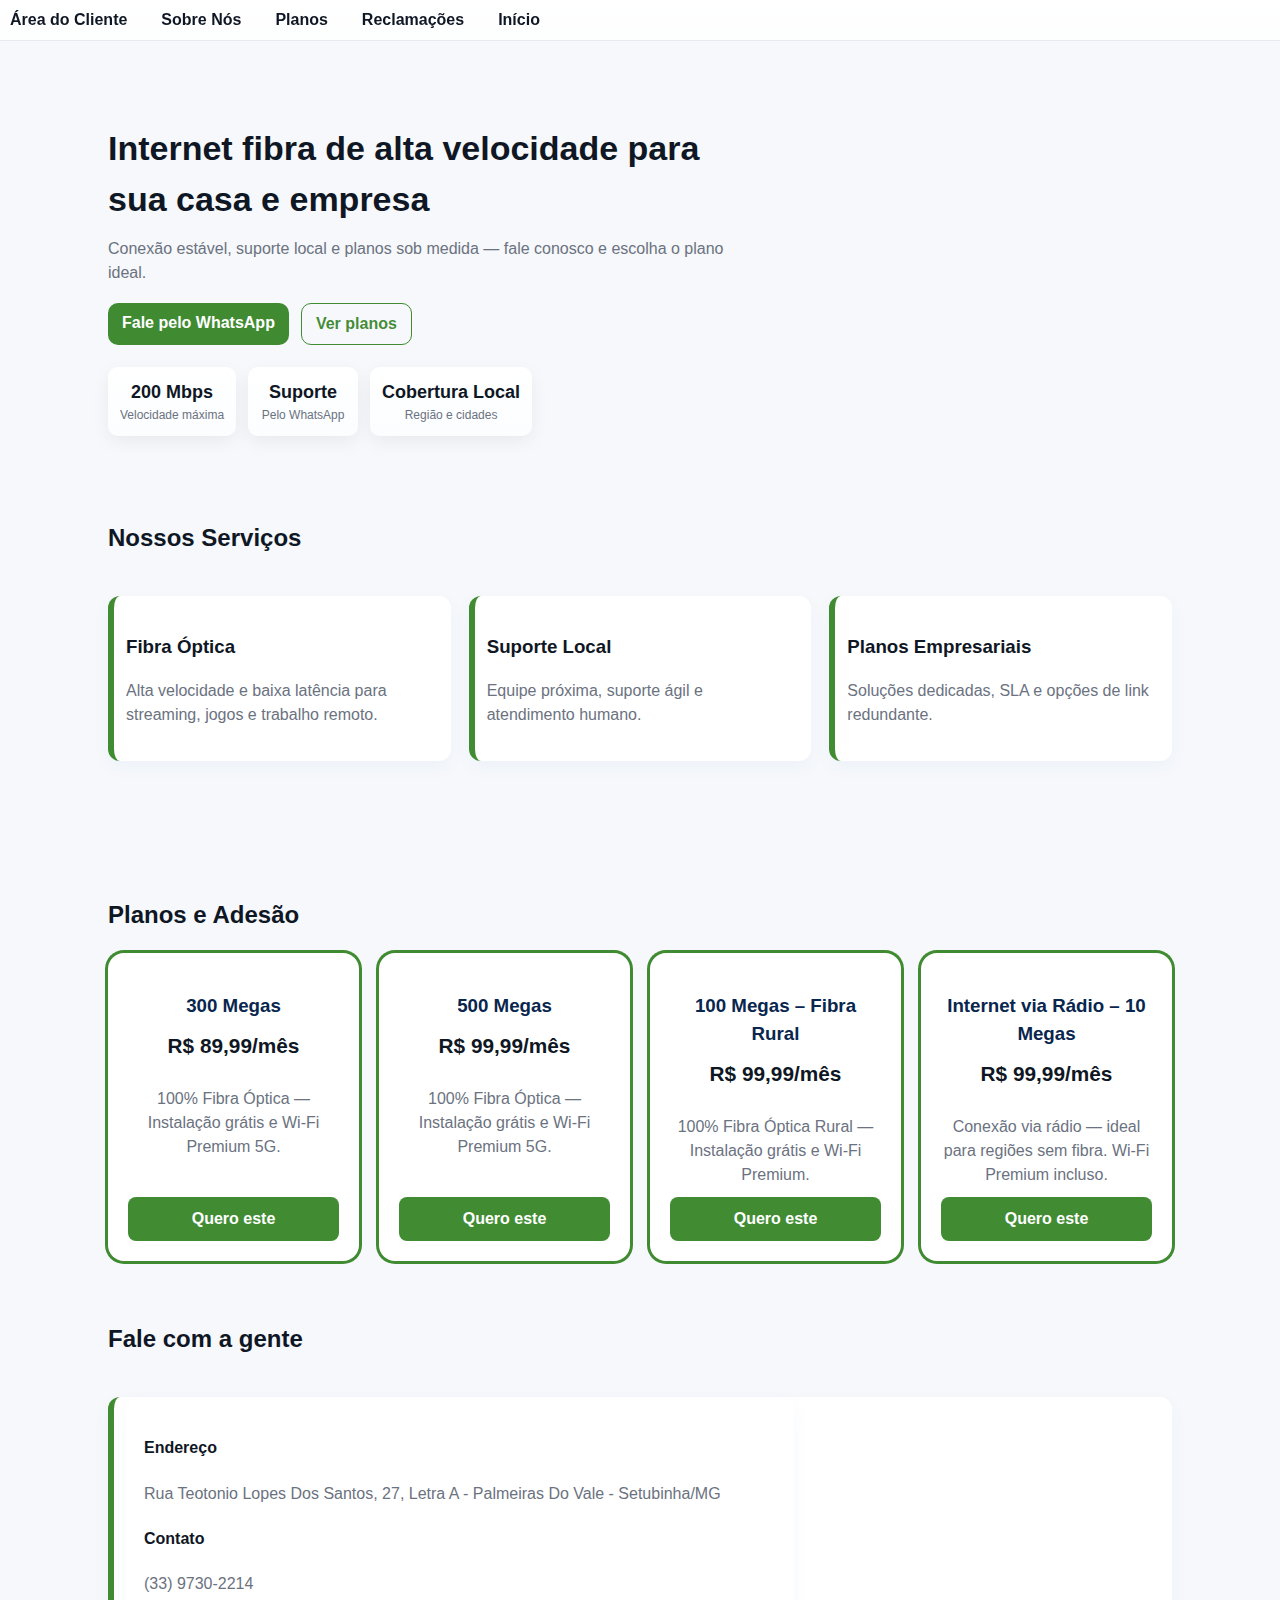
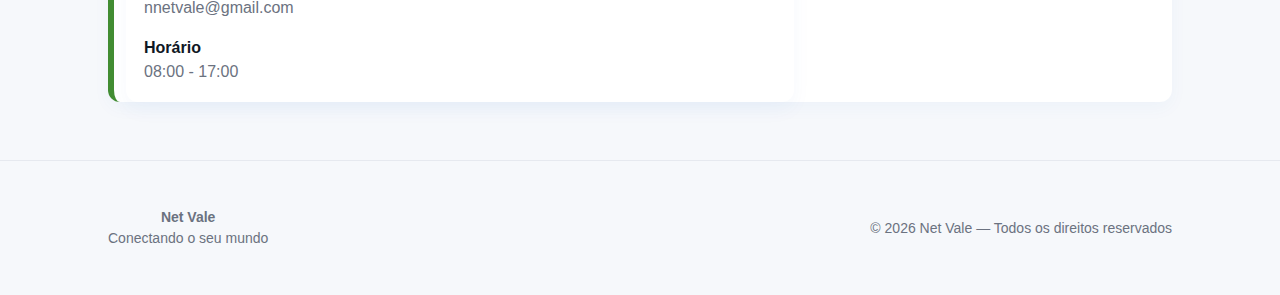
<file: funcionalidades/index.html>
<!doctype html>
<html lang="pt-BR">
  <head>
    <meta charset="utf-8" />
    <meta name="viewport" content="width=device-width,initial-scale=1" />
    <title>Net Vale — Internet e Conectividade</title>
    <link rel="stylesheet" href="../css/style.css" />
  </head>
  <body>
    <header>
      <div class="nav-links" role="navigation" aria-label="links principais">
        <a href="AreaDoCliente.html">Área do Cliente</a>
        <a href="SobreNos.html">Sobre Nós</a>
        <a href="PlanosEAdesao.html">Planos</a>
        <a class="active" href="Reclamaçoes.html">Reclamações</a>
        <a href="index.html">Início</a>
      </div>
    </header>

    <main class="container">
      <section class="hero" id="topo">
        <div class="hero-left">
          <h1>Internet fibra de alta velocidade para sua casa e empresa</h1>
          <p>
            Conexão estável, suporte local e planos sob medida — fale conosco e
            escolha o plano ideal.
          </p>

          <div class="hero-cta">
            <a
              class="cta"
              href="https://wa.me/3398347286?text=Quero%20contratar"
              >Fale pelo WhatsApp</a
            >
            <a class="cta secondary" href="#planos">Ver planos</a>
          </div>

          <div class="cards" aria-hidden="true">
            <div class="stat">
              <div style="font-size: 18px; font-weight: 800">200 Mbps</div>
              <div style="font-size: 12px; color: var(--muted)">
                Velocidade máxima
              </div>
            </div>
            <div class="stat">
              <div style="font-size: 18px; font-weight: 800">Suporte</div>
              <div style="font-size: 12px; color: var(--muted)">
                Pelo WhatsApp
              </div>
            </div>
            <div class="stat">
              <div style="font-size: 18px; font-weight: 800">
                Cobertura Local
              </div>
              <div style="font-size: 12px; color: var(--muted)">
                Região e cidades
              </div>
            </div>
          </div>
        </div>
      </section>

      <section id="servicos" aria-labelledby="servicosTitle">
        <h2 id="servicosTitle">Nossos Serviços</h2>
        <div class="features" role="list">
          <div class="feature" role="listitem">
            <h3>Fibra Óptica</h3>
            <p style="color: var(--muted)">
              Alta velocidade e baixa latência para streaming, jogos e trabalho
              remoto.
            </p>
          </div>
          <div class="feature" role="listitem">
            <h3>Suporte Local</h3>
            <p style="color: var(--muted)">
              Equipe próxima, suporte ágil e atendimento humano.
            </p>
          </div>
          <div class="feature" role="listitem">
            <h3>Planos Empresariais</h3>
            <p style="color: var(--muted)">
              Soluções dedicadas, SLA e opções de link redundante.
            </p>
          </div>
        </div>
      </section>

      <section id="planos" aria-labelledby="planosTitle">
         <div class="container"></div>
  <h2 id="planosTitle">Planos e Adesão</h2>
  <div class="plans" role="list">

    <article class="plan" role="listitem" aria-label="Plano 300 Megas">
      <h3>300 Megas</h3>
      <div class="price">R$ 89,99/mês</div>
      <p style="color: var(--muted)">
        100% Fibra Óptica — Instalação grátis e Wi-Fi Premium 5G.
      </p>
      <a
        class="cta"
        href="https://wa.me/553398347286?text=Quero%20aderir%20ao%20plano%20300%20Megas"
      >
        Quero este
      </a>
    </article>

    <article class="plan" role="listitem" aria-label="Plano 500 Megas">
      <h3>500 Megas</h3>
      <div class="price">R$ 99,99/mês</div>
      <p style="color: var(--muted)">
        100% Fibra Óptica — Instalação grátis e Wi-Fi Premium 5G.
      </p>
      <a
        class="cta"
        href="https://wa.me/553398347286?text=Quero%20aderir%20ao%20plano%20500%20Megas"
      >
        Quero este
      </a>
    </article>

    <article class="plan" role="listitem" aria-label="Plano Fibra Rural 100 Megas">
      <h3>100 Megas – Fibra Rural</h3>
      <div class="price">R$ 99,99/mês</div>
      <p style="color: var(--muted)">
        100% Fibra Óptica Rural — Instalação grátis e Wi-Fi Premium.
      </p>
      <a
        class="cta"
        href="https://wa.me/553398347286?text=Quero%20aderir%20ao%20plano%20Fibra%20Rural%20100%20Megas"
      >
        Quero este
      </a>
    </article>

    <article class="plan" role="listitem" aria-label="Plano Internet via Rádio 10 Megas">
      <h3>Internet via Rádio – 10 Megas</h3>
      <div class="price">R$ 99,99/mês</div>
      <p style="color: var(--muted)">
        Conexão via rádio — ideal para regiões sem fibra. Wi-Fi Premium incluso.
      </p>
      <a
        class="cta"
        href="https://wa.me/553398347286?text=Quero%20aderir%20ao%20plano%20Internet%20via%20R%C3%A1dio%2010%20Megas"
      >
        Quero este
      </a>
    </article>
</div>
  </div>
</section>

      <section id="contato" aria-labelledby="contatoTitle">
        <h2 id="contatoTitle">Fale com a gente</h2>
        <div class="contact">
          <aside
            style="
              background: var(--card);
              padding: 18px;
              border-radius: 12px;
              box-shadow: 0 8px 20px rgba(11, 94, 215, 0.04);
            "
          >
            <h4>Endereço</h4>
            <p style="color: var(--muted)">
              Rua Teotonio Lopes Dos Santos, 27, Letra A - Palmeiras Do Vale -
              Setubinha/MG
            </p>
            <h4>Contato</h4>
            <p style="color: var(--muted)">
              (33) 9730-2214<br />nnetvale@gmail.com
            </p>
            <div style="margin-top: 8px">
              <strong>Horário</strong>
              <div style="color: var(--muted)">08:00 - 17:00</div>
            </div>
          </aside>
        </div>
      </section>
    </main>

    <footer>
      <div
        class="container"
        style="
          display: flex;
          justify-content: space-between;
          align-items: center;
          gap: 12px;
          flex-wrap: wrap;
        "
      >
        <div>
          <strong>Net Vale</strong><br />
          <span style="color: var(--muted)">Conectando o seu mundo</span>
        </div>
        <div style="text-align: right">
          <div style="color: var(--muted)">
            © <span id="ano"></span> Net Vale — Todos os direitos reservados
          </div>
        </div>
      </div>
    </footer>

    <script>
      document.getElementById("ano").textContent = new Date().getFullYear();
      document.querySelectorAll('a[href^="#"]').forEach((a) => {
        a.addEventListener("click", function (e) {
          const target = document.querySelector(this.getAttribute("href"));
          if (target) {
            e.preventDefault();
            target.scrollIntoView({ behavior: "smooth", block: "start" });
          }
        });
      });
    </script>
  </body>
</html>
</file>
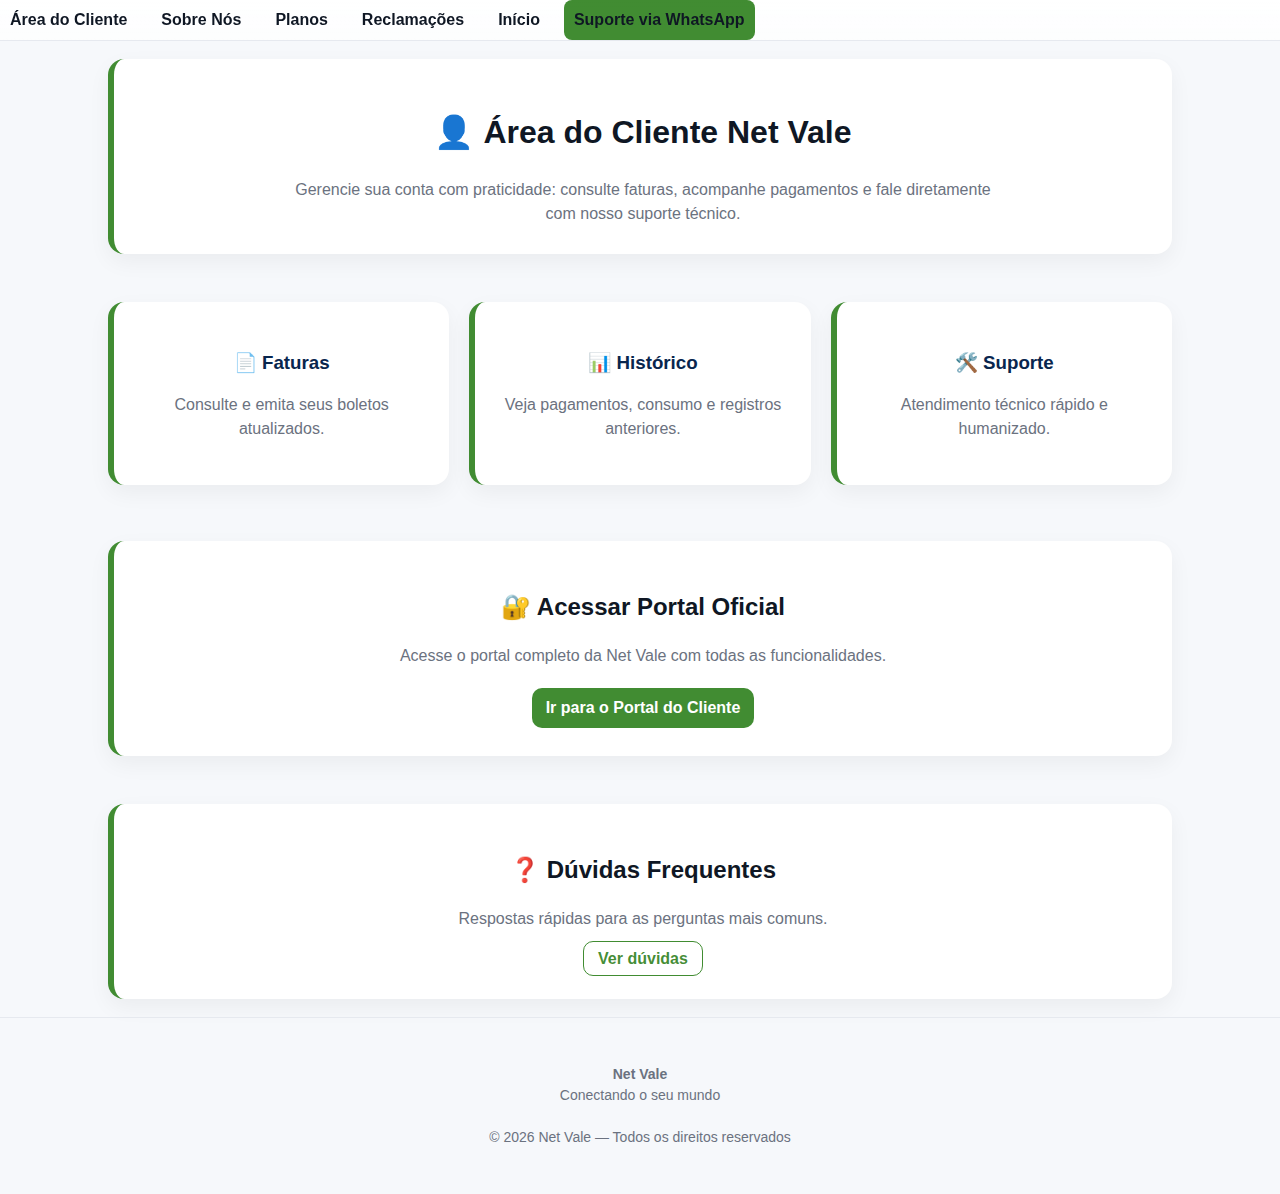
<file: funcionalidades/AreaDoCliente.html>
<!doctype html>
<html lang="pt-BR">
<head>
  <meta charset="utf-8" />
  <meta name="viewport" content="width=device-width,initial-scale=1" />
  <title>Área do Cliente — Net Vale</title>
  <link rel="stylesheet" href="../css/style.css" />
</head>

<body>
<header>
  <div class="nav-links">
    <a href="AreaDoCliente.html" class="active">Área do Cliente</a>
    <a href="SobreNos.html">Sobre Nós</a>
    <a href="PlanosEAdesao.html">Planos</a>
    <a href="Reclamaçoes.html">Reclamações</a>
    <a href="index.html">Início</a>
    <a class="cta" href="https://wa.me/3398347286">
      Suporte via WhatsApp
    </a>
  </div>
</header>

<main class="container">

  <!-- INTRO -->
  <section class="box-left-green" style="text-align:center">
    <h1>👤 Área do Cliente Net Vale</h1>
    <p style="max-width:700px;margin:0 auto;color:var(--muted)">
      Gerencie sua conta com praticidade: consulte faturas, acompanhe pagamentos
      e fale diretamente com nosso suporte técnico.
    </p>
  </section>

  <!-- CARDS -->
  <section class="client-grid">
    <div class="box-left-green client-card">
      <h3>📄 Faturas</h3>
      <p>Consulte e emita seus boletos atualizados.</p>
    </div>

    <div class="box-left-green client-card">
      <h3>📊 Histórico</h3>
      <p>Veja pagamentos, consumo e registros anteriores.</p>
    </div>

    <div class="box-left-green client-card">
      <h3>🛠️ Suporte</h3>
      <p>Atendimento técnico rápido e humanizado.</p>
    </div>
  </section>

  <!-- PORTAL -->
  <section class="box-left-green" style="margin-top:3.5rem;text-align:center">
    <h2>🔐 Acessar Portal Oficial</h2>
    <p style="max-width:600px;margin:0 auto;color:var(--muted)">
      Acesse o portal completo da Net Vale com todas as funcionalidades.
    </p>

    <a
      class="cta"
      href="https://netvale.sgp.tsmx.com.br/accounts/central/login"
      target="_blank"
      style="margin-top:1.2rem;display:inline-block"
    >
      Ir para o Portal do Cliente
    </a>
  </section>

  <!-- DUVIDAS -->
  <section class="box-left-green" style="margin-top:3rem;text-align:center">
    <h2>❓ Dúvidas Frequentes</h2>
    <p style="color:var(--muted)">
      Respostas rápidas para as perguntas mais comuns.
    </p>

    <a class="cta secondary" href="DuvidasFrequentes.html">
      Ver dúvidas
    </a>
  </section>

</main>

<footer>
  <div class="container">
    <strong>Net Vale</strong><br />
    <span>Conectando o seu mundo</span><br /><br />
    © <span id="ano"></span> Net Vale — Todos os direitos reservados
  </div>
</footer>

<script>
  document.getElementById("ano").textContent = new Date().getFullYear();
</script>

</body>
</html>
</file>
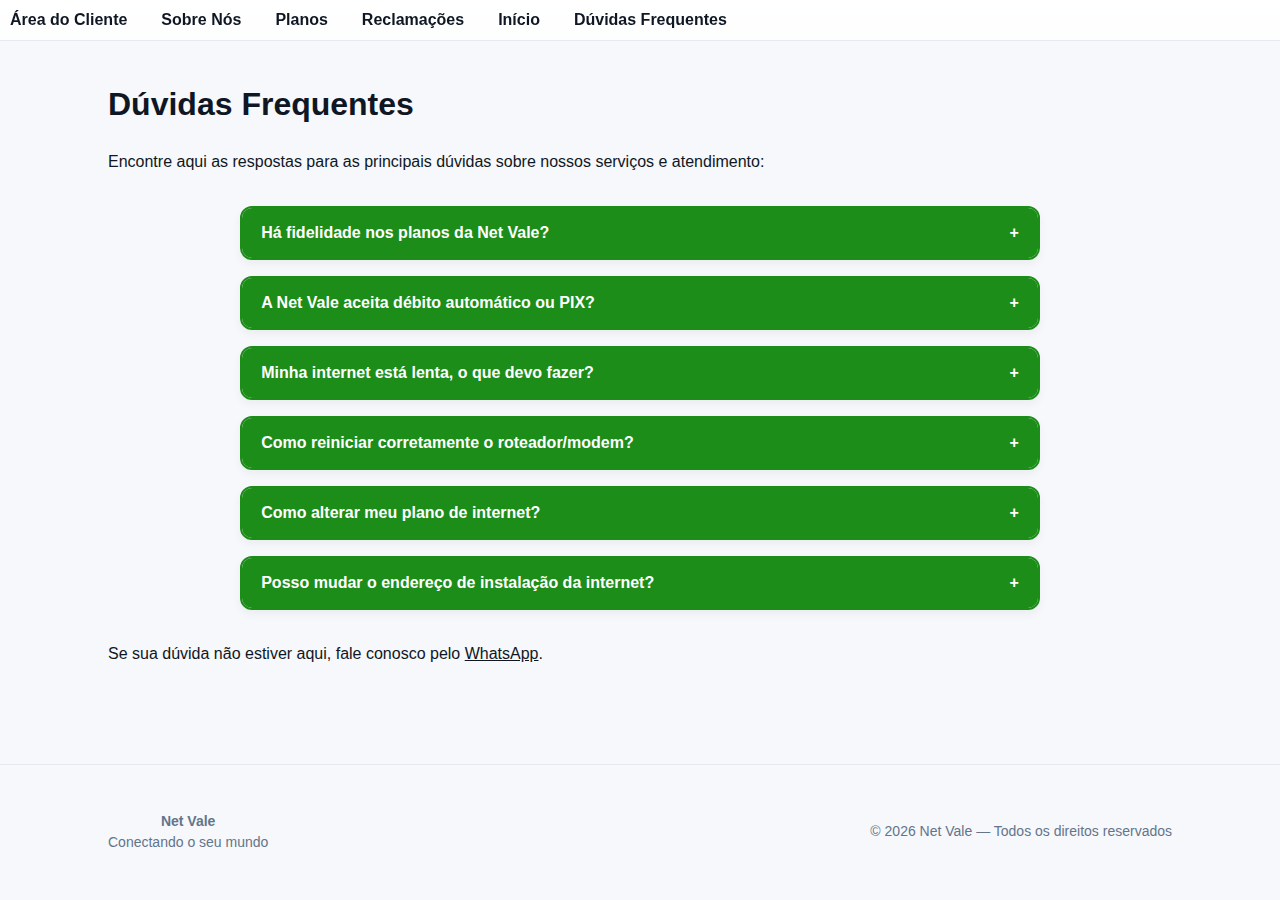
<file: funcionalidades/DuvidasFrequentes.html>
<!doctype html>
<html lang="pt-BR">
  <head>
    <meta charset="utf-8" />
    <meta name="viewport" content="width=device-width,initial-scale=1" />
    <title>Dúvidas Frequentes — Net Vale</title>
    <link rel="stylesheet" href="../css/style.css" />
    <link rel="stylesheet" href="../css/duvidas.css" />
  </head>

  <body>
    <header>
      <div class="nav-links" role="navigation" aria-label="links principais">
        <a href="AreaDoCliente.html">Área do Cliente</a>
        <a href="SobreNos.html">Sobre Nós</a>
        <a href="PlanosEAdesao.html">Planos</a>
        <a class="active" href="Reclamaçoes.html">Reclamações</a>
        <a href="index.html">Início</a>
        <a class="active" href="DuvidasFrequentes.html">Dúvidas Frequentes</a>
      </div>
    </header>

    <main class="container">
      <h1>Dúvidas Frequentes</h1>
      <p>
        Encontre aqui as respostas para as principais dúvidas sobre nossos
        serviços e atendimento:
      </p>

      <div class="faq-container">
        <div class="faq-item">
          <button class="faq-question" aria-expanded="false">
            Há fidelidade nos planos da Net Vale?
            <span>+</span>
          </button>
          <div class="faq-answer" role="region" aria-hidden="true">
            Alguns planos podem ter período de fidelidade, principalmente quando
            há desconto ou instalação grátis. Verifique as condições no seu
            contrato ou entre em contato com o atendimento para confirmar se o
            seu plano tem fidelidade e quais são as multas em caso de
            cancelamento antecipado.
          </div>
        </div>

        <div class="faq-item">
          <button class="faq-question" aria-expanded="false">
            A Net Vale aceita débito automático ou PIX?
            <span>+</span>
          </button>
          <div class="faq-answer" role="region" aria-hidden="true">
            A forma de pagamento disponível pode variar. Algumas regionais
            aceitam débito automático (cartão ou conta bancária) — já o PIX pode
            não ser aceito em todos os canais. Consulte a Área do Cliente ou
            entre em contato com o suporte para confirmar as opções de pagamento
            disponíveis para a sua conta.
          </div>
        </div>

        <div class="faq-item">
          <button class="faq-question" aria-expanded="false">
            Minha internet está lenta, o que devo fazer?
            <span>+</span>
          </button>
          <div class="faq-answer" role="region" aria-hidden="true">
            1. Reinicie o modem/roteador (desligue da tomada por 30s e ligue
            novamente).<br />
            2. Teste a velocidade em sites confiáveis (ex.: Speedtest). Compare
            com a velocidade do seu plano.<br />
            3. Conecte um dispositivo por cabo (ethernet) para checar se o
            problema é Wi-Fi.<br />
            4. Verifique se há muitos dispositivos ativos ou downloads/streams
            pesados.<br />
            5. Se o problema persistir, abra um chamado técnico — anote horário,
            resultado do teste e dispositivos afetados para agilizar o
            atendimento.
          </div>
        </div>

        <div class="faq-item">
          <button class="faq-question" aria-expanded="false">
            Como reiniciar corretamente o roteador/modem?
            <span>+</span>
          </button>
          <div class="faq-answer" role="region" aria-hidden="true">
            1. Desconecte o roteador/modem da energia (não apenas o botão).<br />
            2. Aguarde 30 segundos — isso permite que a memória interna seja
            limpa.<br />
            3. Conecte novamente e aguarde a inicialização completa (as luzes
            estabilizarem), normalmente 1–3 minutos.<br />
            4. Se tiver modem e roteador separados, reinicie primeiro o modem e,
            após ele estabilizar, reinicie o roteador.<br />
            5. Caso precise, faça um reset de fábrica (botão RESET) apenas se
            souber reconfigurar a senha/PPPoe; esse procedimento apaga
            configurações.
          </div>
        </div>

        <div class="faq-item">
          <button class="faq-question">
            Como alterar meu plano de internet?
            <span>+</span>
          </button>
          <div class="faq-answer">
            Acesse a <a href="PlanosEAdesao.html">página de Planos</a> para ver
            as opções disponíveis, escolha o plano que você deseja e entre em
            contato com nosso time para realizar a migração de forma rápida.
          </div>
        </div>

        <div class="faq-item">
          <button class="faq-question">
            Posso mudar o endereço de instalação da internet?
            <span>+</span>
          </button>
          <div class="faq-answer">
            Sim! Basta entrar em contato com o suporte informando o novo
            endereço. Um técnico verificará a disponibilidade e agendará a
            reinstalação sem perda do seu plano atual.
          </div>
        </div>
      </div>

      <p style="margin-top: 2rem">
        Se sua dúvida não estiver aqui, fale conosco pelo
        <a href="https://wa.me/553398347286" style="color: var(--accent)"
          >WhatsApp</a
        >.
      </p>
    </main>

    <footer style="margin-top: 4rem">
      <div
        class="container"
        style="
          display: flex;
          justify-content: space-between;
          align-items: center;
          flex-wrap: wrap;
          gap: 12px;
        "
      >
        <div>
          <strong>Net Vale</strong><br />
          <span style="color: var(--muted)">Conectando o seu mundo</span>
        </div>
        <div style="text-align: right; color: var(--muted)">
          © <span id="ano"></span> Net Vale — Todos os direitos reservados
        </div>
      </div>
    </footer>

    <script>
      document.getElementById("ano").textContent = new Date().getFullYear();
      document.querySelectorAll(".faq-question").forEach((btn) => {
        btn.addEventListener("click", () => {
          const item = btn.parentElement;
          const answer = item.querySelector(".faq-answer");
          const isActive = item.classList.toggle("active");
          btn.setAttribute("aria-expanded", isActive);
          answer.setAttribute("aria-hidden", !isActive);
        });
      });
    </script>
  </body>
</html>
</file>
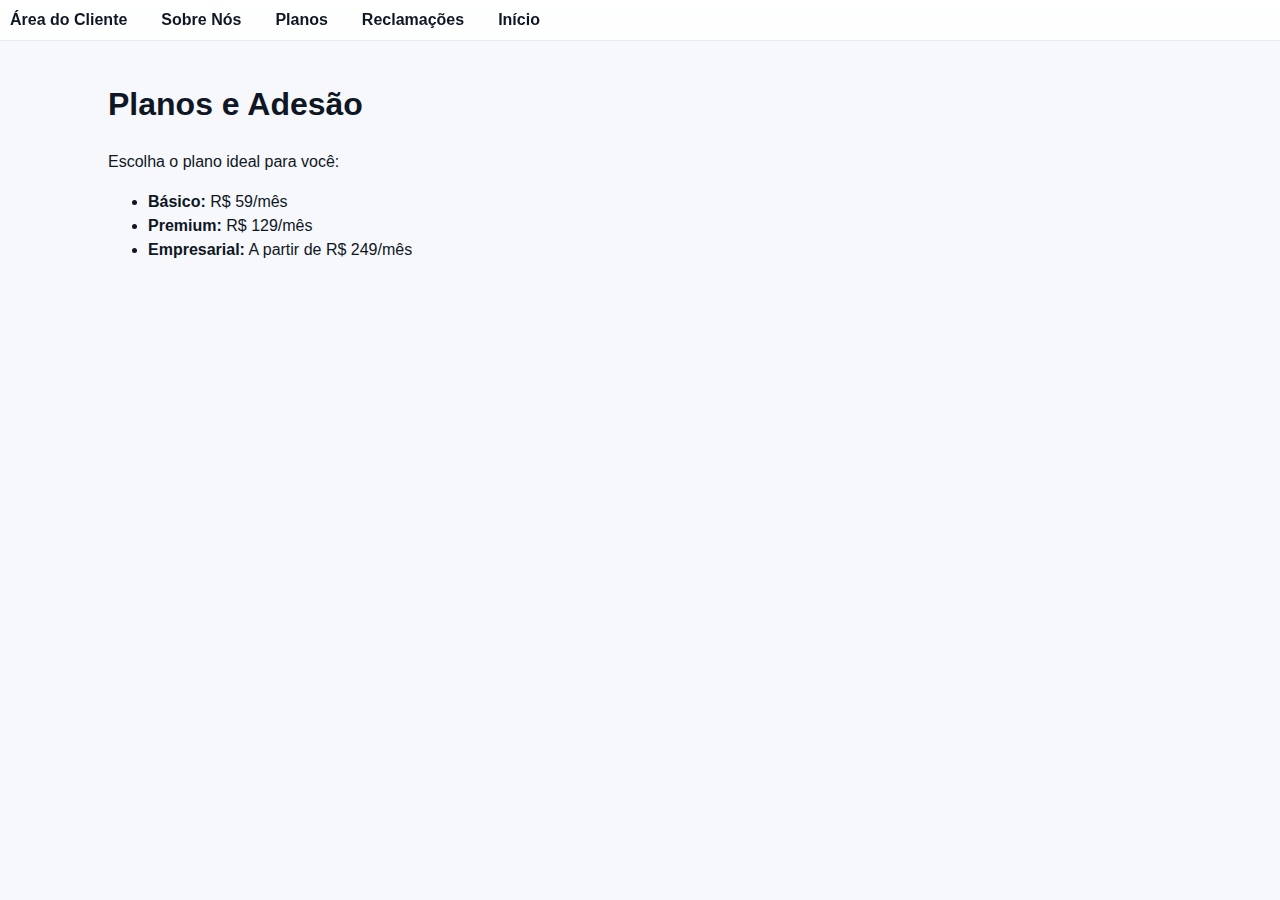
<file: funcionalidades/PlanosEAdesao.html>
<!doctype html>
<html lang="pt-BR">
  <head>
    <meta charset="utf-8" />
    <meta name="viewport" content="width=device-width,initial-scale=1" />
    <title>Planos e Adesão — Net Vale</title>
    <link rel="stylesheet" href="../css/style.css" />
  </head>
  <body>
    <header>
      <div class="nav-links" role="navigation" aria-label="links principais">
        <a href="AreaDoCliente.html">Área do Cliente</a>
        <a href="SobreNos.html">Sobre Nós</a>
        <a href="PlanosEAdesao.html">Planos</a>
        <a class="active" href="Reclamaçoes.html">Reclamações</a>
        <a href="index.html">Início</a>
      </div>
    </header>

    <main class="container">
      <h1>Planos e Adesão</h1>
      <p>Escolha o plano ideal para você:</p>

      <ul>
        <li><strong>Básico:</strong> R$ 59/mês</li>
        <li><strong>Premium:</strong> R$ 129/mês</li>
        <li><strong>Empresarial:</strong> A partir de R$ 249/mês</li>
      </ul>
    </main>
  </body>
</html>
</file>
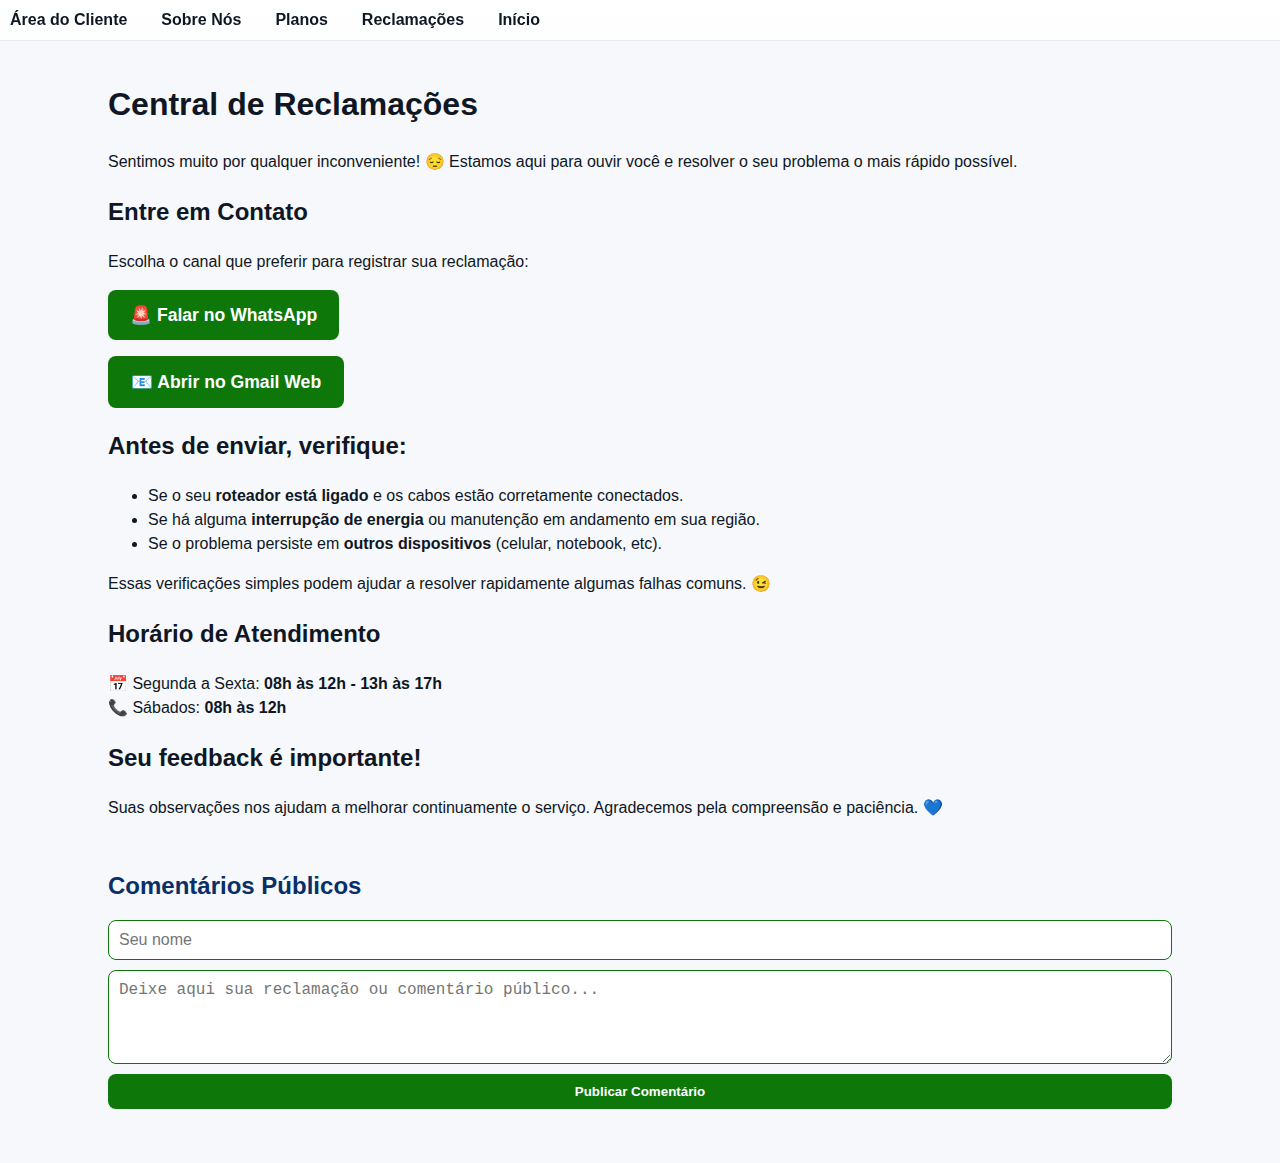
<file: funcionalidades/Reclamaçoes.html>
<!doctype html>
<html lang="pt-BR">
  <head>
    <meta charset="utf-8" />
    <meta name="viewport" content="width=device-width,initial-scale=1" />
    <title>Reclamações — Net Vale</title>
    <link rel="stylesheet" href="../css/style.css" />
    <link rel="stylesheet" href="../css/reclamacoes.css" />
  </head>

  <body>
    <header>
      <div class="nav-links" role="navigation" aria-label="links principais">
        <a href="AreaDoCliente.html">Área do Cliente</a>
        <a href="SobreNos.html">Sobre Nós</a>
        <a href="PlanosEAdesao.html">Planos</a>
        <a class="active" href="Reclamaçoes.html">Reclamações</a>
        <a href="index.html">Início</a>
      </div>
    </header>

    <main class="container">
      <h1>Central de Reclamações</h1>
      <p>
        Sentimos muito por qualquer inconveniente! 😔 Estamos aqui para ouvir
        você e resolver o seu problema o mais rápido possível.
      </p>

      <section class="contato-reclamacoes">
        <h2>Entre em Contato</h2>
        <p>Escolha o canal que preferir para registrar sua reclamação:</p>
        <p>
          <a
            class="cta"
            href="https://wa.me/553398347286?text=Olá,%20gostaria%20de%20registrar%20uma%20reclamação.%20O%20problema%20é%20o%20seguinte:%20"
          >
            🚨 Falar no WhatsApp
          </a>
        </p>
        <p></p>

        <p>
          <a
            class="cta secondary"
            target="_blank"
            href="https://mail.google.com/mail/?view=cm&fs=1&to=nnetvale@gmail.com&su=Reclamação%20-%20Net%20Vale&body=Descreva%20aqui%20o%20problema%20que%20você%20está%20enfrentando:"
          >
            📧 Abrir no Gmail Web
          </a>
        </p>
      </section>

      <section class="orientacoes">
        <h2>Antes de enviar, verifique:</h2>
        <ul>
          <li>
            Se o seu <strong>roteador está ligado</strong> e os cabos estão
            corretamente conectados.
          </li>
          <li>
            Se há alguma <strong>interrupção de energia</strong> ou manutenção
            em andamento em sua região.
          </li>
          <li>
            Se o problema persiste em
            <strong>outros dispositivos</strong> (celular, notebook, etc).
          </li>
        </ul>
        <p>
          Essas verificações simples podem ajudar a resolver rapidamente algumas
          falhas comuns. 😉
        </p>
      </section>

      <section class="horarios">
        <h2>Horário de Atendimento</h2>
        <p>
          📅 Segunda a Sexta: <strong>08h às 12h - 13h às 17h</strong><br />
          📞 Sábados: <strong>08h às 12h</strong><br />
        </p>
      </section>

      <section class="agradecimento">
        <h2>Seu feedback é importante!</h2>
        <p>
          Suas observações nos ajudam a melhorar continuamente o serviço.
          Agradecemos pela compreensão e paciência. 💙
        </p>
      </section>

      <section class="comentarios">
        <h2>Comentários Públicos</h2>
        <form id="comentarioForm" class="comentario-form">
          <input
            type="text"
            id="nome"
            placeholder="Seu nome"
            required
            maxlength="50"
          />
          <textarea
            id="mensagem"
            rows="4"
            placeholder="Deixe aqui sua reclamação ou comentário público..."
            required
            maxlength="300"
          ></textarea>
          <button type="submit">Publicar Comentário</button>
        </form>

        <div id="listaComentarios"></div>
      </section>
    </main>

    <script>
      const form = document.getElementById("comentarioForm");
      const lista = document.getElementById("listaComentarios");

      let comentarios = JSON.parse(localStorage.getItem("comentarios")) || [];

      function salvarComentarios() {
        localStorage.setItem("comentarios", JSON.stringify(comentarios));
      }

      function renderComentarios() {
        lista.innerHTML = "";
        comentarios.forEach((c, index) => {
          const div = document.createElement("div");
          div.className = "comentario";
          div.innerHTML = `
            <button class="btn-apagar" title="Apagar comentário" data-index="${index}">🗑️</button>
            <strong>${c.nome}</strong>
            <p>${c.mensagem}</p>
            <small>Publicado em ${c.data}</small>
          `;
          lista.prepend(div);
        });

        document.querySelectorAll(".btn-apagar").forEach((btn) => {
          btn.addEventListener("click", (e) => {
            const index = e.target.dataset.index;
            if (confirm("Deseja realmente apagar este comentário?")) {
              comentarios.splice(index, 1);
              salvarComentarios();
              renderComentarios();
            }
          });
        });
      }

      renderComentarios();

      form.addEventListener("submit", (e) => {
        e.preventDefault();
        const nome = document.getElementById("nome").value.trim();
        const mensagem = document.getElementById("mensagem").value.trim();

        if (!nome || !mensagem) return alert("Preencha todos os campos!");

        const novoComentario = {
          nome,
          mensagem,
          data: new Date().toLocaleString("pt-BR"),
        };

        comentarios.push(novoComentario);
        salvarComentarios();
        renderComentarios();
        form.reset();
      });
    </script>
  </body>
</html>
</file>
<file: css/style.css>
:root {
  --brand: #197407d3; /* verde da marca */
  --green: #c2230ed3; /* destaque extra */
  --dark: #0f1724; /* cor do texto principal */
  --muted: #6b7280; /* cor secundária */
  --card: #ffffff; /* fundo dos blocos */
  --radius: 12px; /* arredondamento padrão */
  --primary: #08264e; /* cor primária para planos */
}

* {
  box-sizing: border-box;
}

body {
  margin: 0;
  font-family: Inter, "Segoe UI", Roboto, "Helvetica Neue", Arial;
  color: var(--dark);
  background: #f6f8fb;
  line-height: 1.5;
}

header {
  position: sticky;
  top: 0;
  z-index: 50;
  background: linear-gradient(
    180deg,
    rgba(255, 255, 255, 0.95),
    rgba(255, 255, 255, 0.75)
  );
  backdrop-filter: blur(6px);
  border-bottom: 1px solid #e6e9ef;
}

.container {
  max-width: 1100px;
  margin: 0 auto;
  padding: 18px;
}

nav {
  display: flex;
  align-items: center;
  justify-content: space-between;
  gap: 16px;
}

.brand {
  display: flex;
  align-items: center;
  gap: 12px;
  text-decoration: none;
  color: var(--dark);
  font-weight: 700;
}

.brand-logo {
  width: 42px;
  height: 42px;
  border-radius: 8px;
  background: var(--brand);
  display: inline-flex;
  align-items: center;
  justify-content: center;
  color: #fff;
  font-weight: 700;
}

.site-header {
  display: flex;
  justify-content: space-between; /* espaço entre título e imagem */
  align-items: center;
  padding: 1.5rem 2rem; /* aumenta um pouco a altura do cabeçalho */
  background-color: #f5f5f5; /* opcional: cor de fundo */
}

.header-logo {
  height: 60px; /* ajusta a altura da imagem */
  object-fit: contain;
}

.nav-links {
  display: flex;
  gap: 14px;
  align-items: center;
}

.nav-links a {
  color: var(--dark);
  text-decoration: none;
  padding: 8px 10px;
  border-radius: 8px;
  font-weight: 600;
}

.nav-links a:hover {
  background: #eef4ff;
}

.cta {
  background: var(--brand);
  color: #fff;
  padding: 8px 14px;
  border-radius: 10px;
  text-decoration: none;
  font-weight: 700;
}

.cta.secondary {
  background: transparent;
  border: 1px solid var(--brand);
  color: var(--brand);
}

.hero {
  display: grid;
  grid-template-columns: 1fr 420px;
  gap: 28px;
  align-items: center;
  padding: 64px 0;
}

.hero-left h1 {
  font-size: 34px;
  margin: 0 0 12px;
}

.hero-left p {
  color: var(--muted);
  margin: 0 0 18px;
}

.hero-cta {
  display: flex;
  gap: 12px;
  flex-wrap: wrap;
}

.cards {
  display: flex;
  gap: 12px;
  margin-top: 22px;
}

.stat {
  background: linear-gradient(180deg, #fff, #fbfdff);
  padding: 12px;
  border-radius: 10px;
  box-shadow: 0 6px 18px rgba(15, 20, 36, 0.06);
  min-width: 110px;
  text-align: center;
}

.hero-right {
  background: linear-gradient(180deg, #fff, #f8fbff);
  padding: 18px;
  border-radius: 14px;
  box-shadow: 0 10px 30px rgba(11, 94, 215, 0.06);
}

.features {
  display: grid;
  grid-template-columns: repeat(3, 1fr);
  gap: 18px;
  margin: 40px 0;
}

.feature {
  background: var(--card);
  padding: 18px;
  border-radius: 12px;
  box-shadow: 0 6px 18px rgba(11, 94, 215, 0.04);

  /* Listra verde à esquerda */
  border-left: 6px solid var(--brand);
  padding-left: 12px; /* ajusta o espaço para o conteúdo */
  transition: border-color 0.3s ease;
}

.feature:hover {
  border-left-color: var(--primary); /* muda para azul ao passar o mouse */
  transform: translateY(-2px); /* efeito leve de destaque */
}

/* PLANOS ATUALIZADOS */
#planos {
  padding: 40px 0; /* só espaçamento vertical */
}

.plans {
  display: flex;
  flex-wrap: nowrap; /* não quebra linha */
  gap: 20px;
  align-items: stretch; /* mesma altura */
  justify-content: flex-start; /* alinhamento com a esquerda, respeitando o container */
}

.plan {
  flex: 1 1 250px;
  max-width: 280px;
  background: #fff;
  border-radius: 16px;
  padding: 20px;
  display: flex;
  flex-direction: column;
  justify-content: space-between;
  text-align: center;

  /* fitinha verde ao redor */
  box-shadow: 0 0 0 3px var(--brand); /* fitinha ao redor */
  transition: box-shadow 0.3s ease, transform 0.3s ease;
}

.plan:hover {
  box-shadow: 0 0 0 3px var(--primary); /* muda para azul ao passar o mouse */
  transform: translateY(-4px); /* efeito leve de destaque */
}

.plan h3 {
  margin-bottom: 10px;
  color: var(--primary);
}

.price {
  font-size: 1.3rem;
  font-weight: bold;
  margin-bottom: 10px;
}

.plan p {
  flex-grow: 1;
  color: var(--muted, #666);
  margin-bottom: 10px; /* garante espaçamento mínimo */
}

.plan .cta {
  margin-top: auto; /* empurra o botão para o final do bloco */
  display: inline-block;
  background: var(--brand); /* verde por padrão */
  color: #fff;
  padding: 10px 18px;
  border-radius: 8px;
  text-decoration: none;
  transition: 0.3s ease;
}

.plan .cta:hover {
  background: var(--primary); /* azul ao passar o mouse */
  transform: scale(1.05); /* leve destaque */
  color: #fff;
}
.cta:hover {
  background: var(--primary) !important; /* azul */
  color: #fff !important;
}

.cta.secondary:hover {
  background: var(--primary) !important; /* azul */
  color: #fff !important;
  border-color: var(--primary) !important;
}

.testimonials {
  display: grid;
  grid-template-columns: repeat(3, 1fr);
  gap: 14px;
}

.contact {
  display: grid;
  grid-template-columns: 1fr 360px;
  gap: 18px;
  margin: 40px 0;

  /* Listra verde à esquerda */
  border-left: 6px solid var(--brand);
  padding-left: 12px; /* ajusta o conteúdo para não encostar na listra */
  border-radius: 12px; /* mantém cantos arredondados */
  background: var(--card);
  box-shadow: 0 6px 18px rgba(11, 94, 215, 0.04);
  transition: border-color 0.3s ease, transform 0.3s ease;
}

.contact:hover {
  border-left-color: var(--primary); /* muda para azul ao passar o mouse */
  transform: translateY(-2px); /* leve destaque */
}


footer {
  padding: 28px 0;
  border-top: 1px solid #e6e9ef;
  color: var(--muted);
  font-size: 14px;
  text-align: center;
}

@media (max-width: 1000px) {
  .hero {
    grid-template-columns: 1fr;
    text-align: center;
  }
  .hero-right {
    order: -1;
  }
  .features {
    grid-template-columns: repeat(2, 1fr);
  }
  .testimonials {
    grid-template-columns: 1fr;
  }
  .contact {
    grid-template-columns: 1fr;
  }
  .nav-links {
    display: none;
  }
  .plans {
    flex-wrap: wrap; /* permite quebrar linha em telas menores */
  }
}

@media (max-width: 520px) {
  .features {
    grid-template-columns: 1fr;
  }
  .brand-logo {
    width: 36px;
    height: 36px;
  }
  .hero-left h1 {
    font-size: 26px;
  }
}

:target {
  scroll-margin-top: 76px;
}
/* ===============================
   BOX PADRÃO COM FAIXA VERDE
================================ */
.box-left-green {
  background: var(--card);
  padding: 28px;
  border-radius: 16px;
  box-shadow: 0 8px 22px rgba(0, 0, 0, 0.05);

  border-left: 6px solid var(--brand);
  transition: border-color 0.3s ease, transform 0.3s ease;
}

.box-left-green:hover {
  border-left-color: var(--primary);
  transform: translateY(-3px);
}

/* Cards da Área do Cliente */
.client-grid {
  display: grid;
  grid-template-columns: repeat(auto-fit, minmax(220px, 1fr));
  gap: 20px;
  margin-top: 3rem;
}

.client-card {
  text-align: center;
}

.client-card h3 {
  margin-bottom: 10px;
  color: var(--primary);
}

.client-card p {
  color: var(--muted);
}
</file>
<file: css/duvidas.css>
:root {
  --blue: #1b8d18; /* antes era azul → agora recebe o verde */
  --green: #0e3f88; /* antes era verde → agora recebe o azul */
  --text: #0f172a;
  --muted: #64748b;
  --card: #ffffff;
}

.faq-container {
  max-width: 800px;
  margin: 2rem auto;
}

.faq-item {
  background: var(--card);
  margin-bottom: 1rem;
  border-radius: 12px;
  border: 2px solid var(--blue);  /* agora é verde */
  box-shadow: 0 4px 10px rgba(0, 0, 0, 0.05);
  overflow: hidden;
  transition: border-color 0.3s ease;
}

.faq-item.active {
  border-color: var(--green); /* agora é azul */
}

.faq-question {
  width: 100%;
  text-align: left;
  padding: 1rem 1.2rem;
  font-weight: 600;
  cursor: pointer;
  border: none;
  background: var(--blue); /* agora verde */
  color: #fff;
  display: flex;
  justify-content: space-between;
  align-items: center;
  font-size: 1rem;
  transition: background 0.3s ease;
}

.faq-question:hover {
  background: var(--green); /* agora azul */
}

.faq-answer {
  max-height: 0;
  overflow: hidden;
  transition:
    max-height 0.3s ease-out,
    padding 0.3s ease-out;
  padding: 0 1.2rem;
  color: var(--muted);
  background: #f8fafc;
}

.faq-item.active .faq-answer {
  max-height: 200px;
  padding: 1rem 1.2rem;
}

.faq-question span {
  transition: transform 0.3s ease;
}

.faq-item.active .faq-question span {
  transform: rotate(45deg);
}
</file>
<file: css/reclamacoes.css>
:root {
  --blue-dark: #031324;
  --blue: #0d770a;      /* antes era azul → agora recebe o verde */
  --green: #092f68; 
  --green-dark: #064e1e;
  --text-dark: #0f172a;
}

/* ---------------- COMENTÁRIOS ---------------- */

.comentarios {
  margin-top: 3rem;
}

.comentarios h2 {
  margin-bottom: 1rem;
  color: var(--green);
}

.comentario-form {
  display: flex;
  flex-direction: column;
  gap: 10px;
  margin-bottom: 2rem;
}

.comentario-form input,
.comentario-form textarea {
  padding: 10px;
  border: 1px solid var(--blue);
  border-radius: 8px;
  font-size: 1rem;
  transition: border-color 0.3s;
}

.comentario-form input:focus,
.comentario-form textarea:focus {
  border-color: var(--green);
  outline: none;
}

.comentario-form button {
  background-color: var(--blue); /* azul */
  color: white;
  padding: 10px;
  border: none;
  border-radius: 8px;
  cursor: pointer;
  font-weight: bold;
  transition: background 0.3s;
}

.comentario-form button:hover {
  background-color: var(--green); /* verde no hover */
}

.comentario {
  background: #eef6ff; /* fundo azul claro */
  border-left: 4px solid var(--blue);
  border-radius: 10px;
  padding: 12px 16px;
  margin-bottom: 1rem;
  position: relative;
}

.comentario strong {
  color: var(--green);
}

.comentario small {
  color: #555;
  display: block;
  margin-top: 4px;
}

.btn-apagar {
  position: absolute;
  top: 10px;
  right: 10px;
  background: transparent;
  border: none;
  color: #ff4b4b;
  cursor: pointer;
  font-size: 1.2rem;
  transition: color 0.3s;
}

.btn-apagar:hover {
  color: red;
}

/* ---------------- BOTÕES WHATSAPP E EMAIL ---------------- */

.cta {
  display: inline-block;
  background-color: var(--blue); /* azul padrão */
  color: #fff;
  padding: 12px 22px;
  border-radius: 8px;
  font-size: 1.1rem;
  font-weight: bold;
  text-decoration: none;
  transition: background 0.3s;
}

.cta:hover {
  background-color: var(--green); /* verde no hover */
}

.cta.secondary {
  background-color: var(--blue);
  color: #fff !important; /* força a escrita a ficar branca */
}

.cta.secondary:hover {
  background-color: var(--green);
  color: #fff !important; /* mantém branco no hover também */
}
</file>
